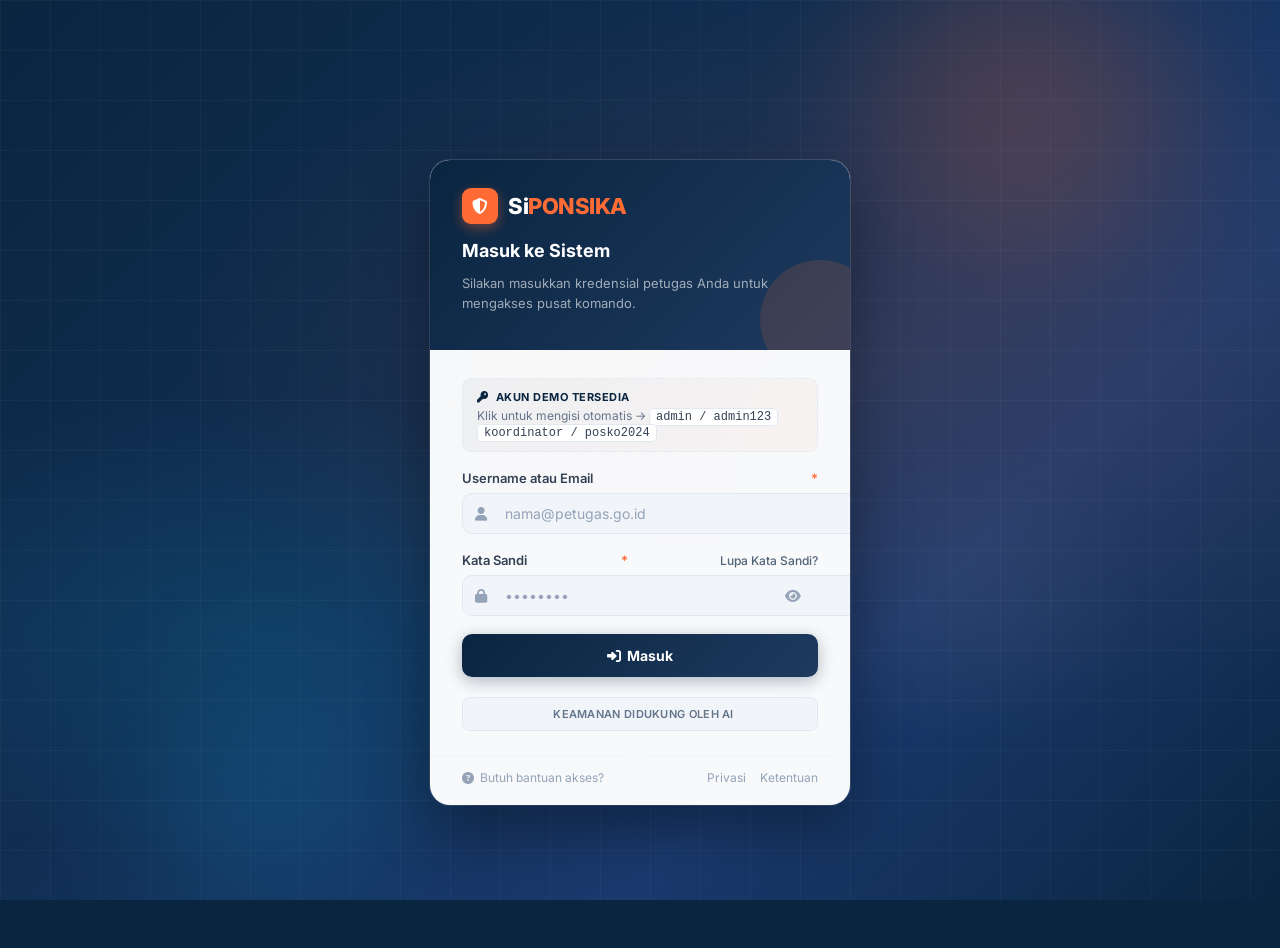
<file: frontend/login.html>
<!DOCTYPE html>
<html lang="id">
<head>
    <meta charset="UTF-8">
    <meta name="viewport" content="width=device-width, initial-scale=1.0">
    <title>Login Admin – SIPONSIKA</title>
    <meta name="description" content="Portal login admin SIPONSIKA – Sistem Informasi Posko dan Koordinasi Bencana.">
    <!-- Google Fonts -->
    <link rel="preconnect" href="https://fonts.googleapis.com">
    <link rel="preconnect" href="https://fonts.gstatic.com" crossorigin>
    <link href="https://fonts.googleapis.com/css2?family=Inter:wght@300;400;500;600;700;800&display=swap" rel="stylesheet">
    <!-- FontAwesome -->
    <link rel="stylesheet" href="https://cdnjs.cloudflare.com/ajax/libs/font-awesome/6.4.0/css/all.min.css">

    <link rel="stylesheet" href="css/login.css">
</head>
<body>

    <!-- Background scene -->
    <div class="bg-scene">
        <div class="bg-grid"></div>
        <div class="orb orb-1"></div>
        <div class="orb orb-2"></div>
        <div class="orb orb-3"></div>
    </div>

    <!-- Main layout -->
    <div class="layout">
        <div class="card" id="login-card" role="main">

            <!-- ── Card Header ── -->
            <div class="card-header">
                <div class="brand">
                    <div class="brand-icon"><i class="fas fa-shield-halved"></i></div>
                    <div class="brand-name">Si<span>PONSIKA</span></div>
                </div>
                <h1>Masuk ke Sistem</h1>
                <p>Silakan masukkan kredensial petugas Anda untuk mengakses pusat komando.</p>
            </div>

            <!-- ── Card Body ── -->
            <div class="card-body">

                <!-- Alert area -->
                <div class="alert alert-error" id="alert-error" role="alert">
                    <i class="fas fa-circle-exclamation"></i>
                    <span id="alert-error-msg">Username atau password salah.</span>
                </div>
                <div class="alert alert-success" id="alert-success" role="alert">
                    <i class="fas fa-circle-check"></i>
                    <span id="alert-success-msg">Login berhasil! Mengalihkan...</span>
                </div>

                <!-- Demo credentials hint -->
                <div class="demo-hint">
                    <strong><i class="fas fa-key"></i> &nbsp;Akun Demo Tersedia</strong>
                    Klik untuk mengisi otomatis &rarr;
                    <code onclick="fillDemo('admin','admin123')" title="Klik untuk isi">admin / admin123</code> &nbsp;
                    <code onclick="fillDemo('koordinator','posko2024')" title="Klik untuk isi">koordinator / posko2024</code>
                </div>

                <!-- Form -->
                <form id="login-form" novalidate autocomplete="on">

                    <div class="form-group">
                        <label class="form-label" for="input-username">
                            Username atau Email <span class="required">*</span>
                        </label>
                        <div class="input-wrapper">
                            <i class="fas fa-user input-icon"></i>
                            <input
                                type="text"
                                id="input-username"
                                class="form-input"
                                placeholder="nama@petugas.go.id"
                                autocomplete="username"
                                spellcheck="false"
                                required
                            >
                        </div>
                    </div>

                    <div class="form-group">
                        <label class="form-label" for="input-password">
                            Kata Sandi <span class="required">*</span>
                            <a href="#" class="forgot-link" id="forgot-link" onclick="showForgot(event)">Lupa Kata Sandi?</a>
                        </label>
                        <div class="input-wrapper">
                            <i class="fas fa-lock input-icon"></i>
                            <input
                                type="password"
                                id="input-password"
                                class="form-input"
                                placeholder="••••••••"
                                autocomplete="current-password"
                                required
                            >
                            <button type="button" class="eye-toggle" id="eye-toggle" aria-label="Tampilkan password">
                                <i class="fas fa-eye" id="eye-icon"></i>
                            </button>
                        </div>
                    </div>

                    <button type="submit" class="btn-login" id="btn-login">
                        <span class="btn-text"><i class="fas fa-right-to-bracket"></i> &nbsp;Masuk</span>
                        <div class="spinner"></div>
                    </button>

                </form>

                <!-- AI Badge -->
                <div class="ai-badge">
                    <i class="fas fa-microchip-ai"></i>
                    Keamanan Didukung oleh AI
                </div>

            </div><!-- /card-body -->

            <!-- ── Card Footer ── -->
            <div class="card-footer">
                <div class="footer-help">
                    <i class="fas fa-circle-question"></i>
                    Butuh bantuan akses?
                </div>
                <div class="footer-links">
                    <a href="#">Privasi</a>
                    <a href="#">Ketentuan</a>
                </div>
            </div>

        </div><!-- /card -->
    </div><!-- /layout -->

    <!-- Config & Script -->
    <script src="config.js"></script>
    <script>
        const API = (typeof ENV !== 'undefined' ? ENV.API_BASE_URL : 'http://localhost:8080/api');

        // ── Redirect jika sudah login ──────────────────────────────────────────
        (function checkExistingSession() {
            const session = sessionStorage.getItem('siponsika_admin');
            if (session) {
                window.location.replace('index.html');
            }
        })();

        // ── Toggle password visibility ─────────────────────────────────────────
        const eyeToggle = document.getElementById('eye-toggle');
        const eyeIcon   = document.getElementById('eye-icon');
        const inputPw   = document.getElementById('input-password');

        eyeToggle.addEventListener('click', () => {
            const show = inputPw.type === 'password';
            inputPw.type = show ? 'text' : 'password';
            eyeIcon.className = show ? 'fas fa-eye-slash' : 'fas fa-eye';
        });

        // ── Demo fill ──────────────────────────────────────────────────────────
        function fillDemo(user, pass) {
            document.getElementById('input-username').value = user;
            document.getElementById('input-password').value = pass;
            document.getElementById('input-username').focus();
            hideAlerts();
        }

        // ── Alert helpers ──────────────────────────────────────────────────────
        function showError(msg) {
            const el = document.getElementById('alert-error');
            document.getElementById('alert-error-msg').textContent = msg;
            el.classList.add('show');
            document.getElementById('alert-success').classList.remove('show');
            document.getElementById('login-card').classList.add('shake');
            setTimeout(() => document.getElementById('login-card').classList.remove('shake'), 500);
        }

        function showSuccess(msg) {
            const el = document.getElementById('alert-success');
            document.getElementById('alert-success-msg').textContent = msg;
            el.classList.add('show');
            document.getElementById('alert-error').classList.remove('show');
        }

        function hideAlerts() {
            document.getElementById('alert-error').classList.remove('show');
            document.getElementById('alert-success').classList.remove('show');
        }

        // ── Clear error state saat mulai mengetik ──────────────────────────────
        ['input-username', 'input-password'].forEach(id => {
            document.getElementById(id).addEventListener('input', () => {
                document.getElementById(id).classList.remove('input-error');
                hideAlerts();
            });
        });

        // ── Forgot password ────────────────────────────────────────────────────
        function showForgot(e) {
            e.preventDefault();
            showError('Hubungi administrator sistem untuk mereset kata sandi Anda.');
        }

        // ── Form submit ────────────────────────────────────────────────────────
        const form   = document.getElementById('login-form');
        const btnLogin = document.getElementById('btn-login');

        form.addEventListener('submit', async (e) => {
            e.preventDefault();
            hideAlerts();

            const usernameOrEmail = document.getElementById('input-username').value.trim();
            const password        = document.getElementById('input-password').value;

            // Client-side validation
            let hasError = false;
            if (!usernameOrEmail) {
                document.getElementById('input-username').classList.add('input-error');
                hasError = true;
            }
            if (!password) {
                document.getElementById('input-password').classList.add('input-error');
                hasError = true;
            }
            if (hasError) {
                showError('Mohon isi username/email dan kata sandi Anda.');
                return;
            }

            // Loading state
            btnLogin.disabled = true;
            btnLogin.classList.add('loading');

            try {
                const response = await fetch(`${API}/auth/login`, {
                    method: 'POST',
                    headers: { 'Content-Type': 'application/json' },
                    body: JSON.stringify({ usernameOrEmail, password })
                });

                const data = await response.json();

                if (response.ok && data.success) {
                    // Simpan sesi di sessionStorage
                    sessionStorage.setItem('siponsika_admin', JSON.stringify({
                        id:          data.id,
                        username:    data.username,
                        email:       data.email,
                        namaLengkap: data.namaLengkap,
                        jabatan:     data.jabatan,
                        avatarUrl:   data.avatarUrl,
                        token:       data.token,
                        loginAt:     new Date().toISOString()
                    }));

                    showSuccess(data.message || 'Login berhasil! Mengalihkan ke dashboard...');

                    // Redirect ke dashboard setelah animasi singkat
                    setTimeout(() => {
                        window.location.replace('index.html');
                    }, 1000);

                } else {
                    // Gagal login
                    document.getElementById('input-password').value = '';
                    document.getElementById('input-username').classList.add('input-error');
                    document.getElementById('input-password').classList.add('input-error');
                    showError(data.message || 'Username atau password salah.');
                    btnLogin.disabled = false;
                    btnLogin.classList.remove('loading');
                }

            } catch (err) {
                // Network error
                showError('Tidak dapat terhubung ke server. Pastikan backend Spring Boot sedang berjalan di port 8080.');
                btnLogin.disabled = false;
                btnLogin.classList.remove('loading');
            }
        });

        // ── Enter key support ──────────────────────────────────────────────────
        document.getElementById('input-username').addEventListener('keydown', (e) => {
            if (e.key === 'Enter') document.getElementById('input-password').focus();
        });
    </script>
</body>
</html>
</file>
<file: frontend/css/login.css>
<style>
        *, *::before, *::after { box-sizing: border-box; margin: 0; padding: 0; }

        :root {
            --navy:        #0a2540;
            --navy-light:  #1e3a5f;
            --orange:      #ff6b35;
            --orange-dark: #e55b27;
            --white:       #ffffff;
            --slate-100:   #f1f5f9;
            --slate-200:   #e2e8f0;
            --slate-400:   #94a3b8;
            --slate-500:   #64748b;
            --slate-700:   #334155;
            --slate-800:   #1e293b;
            --red-400:     #f87171;
            --red-50:      #fef2f2;
            --red-700:     #b91c1c;
            --green-50:    #f0fdf4;
            --green-700:   #15803d;
        }

        html, body {
            height: 100%;
            font-family: 'Inter', system-ui, sans-serif;
            background: var(--navy);
            color: var(--slate-800);
            overflow: hidden;
        }

        /* ── Animated background ─────────────────────────────────────── */
        .bg-scene {
            position: fixed;
            inset: 0;
            background: linear-gradient(135deg, #0a2540 0%, #112e52 40%, #1a3a6e 70%, #0a2540 100%);
            overflow: hidden;
            z-index: 0;
        }
        .bg-scene::before {
            content: '';
            position: absolute;
            inset: 0;
            background: radial-gradient(ellipse 80% 60% at 70% 40%, rgba(255,107,53,0.12) 0%, transparent 70%),
                        radial-gradient(ellipse 60% 40% at 20% 70%, rgba(13,138,188,0.18) 0%, transparent 65%);
            animation: pulse-bg 8s ease-in-out infinite alternate;
        }
        @keyframes pulse-bg {
            from { opacity: 0.6; }
            to   { opacity: 1; }
        }

        /* Floating orbs */
        .orb {
            position: absolute;
            border-radius: 50%;
            filter: blur(60px);
            opacity: 0.25;
            animation: float 12s ease-in-out infinite;
        }
        .orb-1 {
            width: 380px; height: 380px;
            background: radial-gradient(circle, #ff6b35, transparent);
            top: -10%; right: 5%;
            animation-duration: 14s;
        }
        .orb-2 {
            width: 280px; height: 280px;
            background: radial-gradient(circle, #0d8abc, transparent);
            bottom: -5%; left: 10%;
            animation-duration: 10s; animation-delay: -4s;
        }
        .orb-3 {
            width: 200px; height: 200px;
            background: radial-gradient(circle, #ffffff, transparent);
            top: 55%; right: 15%;
            animation-duration: 16s; animation-delay: -7s;
            opacity: 0.06;
        }
        @keyframes float {
            0%, 100% { transform: translateY(0) scale(1); }
            50%       { transform: translateY(-30px) scale(1.05); }
        }

        /* Grid overlay */
        .bg-grid {
            position: absolute;
            inset: 0;
            background-image:
                linear-gradient(rgba(255,255,255,0.03) 1px, transparent 1px),
                linear-gradient(90deg, rgba(255,255,255,0.03) 1px, transparent 1px);
            background-size: 50px 50px;
        }

        /* ── Layout ──────────────────────────────────────────────────── */
        .layout {
            position: relative;
            z-index: 1;
            display: flex;
            align-items: center;
            justify-content: center;
            min-height: 100vh;
            padding: 24px;
        }

        /* ── Card ────────────────────────────────────────────────────── */
        .card {
            width: 100%;
            max-width: 420px;
            background: rgba(255,255,255,0.97);
            backdrop-filter: blur(20px);
            border-radius: 20px;
            box-shadow:
                0 25px 60px rgba(0,0,0,0.35),
                0 0 0 1px rgba(255,255,255,0.15),
                inset 0 1px 0 rgba(255,255,255,0.5);
            overflow: hidden;
            animation: card-in 0.6s cubic-bezier(0.16,1,0.3,1) both;
        }
        @keyframes card-in {
            from { opacity: 0; transform: translateY(32px) scale(0.97); }
            to   { opacity: 1; transform: translateY(0) scale(1); }
        }

        /* Card header strip */
        .card-header {
            background: linear-gradient(135deg, var(--navy) 0%, var(--navy-light) 100%);
            padding: 28px 32px 24px;
            position: relative;
            overflow: hidden;
        }
        .card-header::after {
            content: '';
            position: absolute;
            right: -30px; bottom: -30px;
            width: 120px; height: 120px;
            border-radius: 50%;
            background: rgba(255,107,53,0.15);
        }
        .brand {
            display: flex;
            align-items: center;
            gap: 10px;
            margin-bottom: 16px;
        }
        .brand-icon {
            width: 36px; height: 36px;
            background: var(--orange);
            border-radius: 9px;
            display: flex; align-items: center; justify-content: center;
            font-size: 16px;
            color: white;
            box-shadow: 0 4px 12px rgba(255,107,53,0.4);
            flex-shrink: 0;
        }
        .brand-name {
            font-size: 22px;
            font-weight: 800;
            color: white;
            letter-spacing: -0.5px;
        }
        .brand-name span { color: var(--orange); }

        .card-header h1 {
            font-size: 18px;
            font-weight: 700;
            color: white;
            margin-bottom: 4px;
        }
        .card-header p {
            font-size: 13px;
            color: rgba(255,255,255,0.6);
            line-height: 1.5;
        }

        /* Card body */
        .card-body { padding: 28px 32px 24px; }

        /* ── Form elements ───────────────────────────────────────────── */
        .form-group {
            margin-bottom: 18px;
        }
        .form-label {
            display: flex;
            align-items: center;
            justify-content: space-between;
            font-size: 13px;
            font-weight: 600;
            color: var(--slate-700);
            margin-bottom: 7px;
        }
        .form-label .required {
            color: var(--orange);
            margin-left: 2px;
        }
        .forgot-link {
            font-size: 12px;
            font-weight: 500;
            color: var(--navy);
            text-decoration: none;
            opacity: 0.7;
            transition: opacity 0.2s;
        }
        .forgot-link:hover { opacity: 1; text-decoration: underline; }

        .input-wrapper {
            position: relative;
        }
        .input-icon {
            position: absolute;
            left: 13px;
            top: 50%;
            transform: translateY(-50%);
            color: var(--slate-400);
            font-size: 14px;
            pointer-events: none;
            transition: color 0.2s;
        }
        .form-input {
            width: 100%;
            padding: 11px 42px;
            border: 1.5px solid var(--slate-200);
            border-radius: 10px;
            font-size: 14px;
            font-family: inherit;
            color: var(--slate-800);
            background: var(--slate-100);
            outline: none;
            transition: border-color 0.2s, background 0.2s, box-shadow 0.2s;
        }
        .form-input::placeholder { color: var(--slate-400); }
        .form-input:focus {
            border-color: var(--navy);
            background: white;
            box-shadow: 0 0 0 3px rgba(10,37,64,0.09);
        }
        .form-input:focus + .input-icon,
        .input-wrapper:focus-within .input-icon { color: var(--navy); }

        /* Eye toggle */
        .eye-toggle {
            position: absolute;
            right: 13px;
            top: 50%;
            transform: translateY(-50%);
            background: none;
            border: none;
            cursor: pointer;
            color: var(--slate-400);
            font-size: 14px;
            padding: 4px;
            transition: color 0.2s;
            line-height: 1;
        }
        .eye-toggle:hover { color: var(--slate-700); }

        /* ── Submit button ───────────────────────────────────────────── */
        .btn-login {
            width: 100%;
            padding: 13px;
            background: linear-gradient(135deg, var(--navy) 0%, var(--navy-light) 100%);
            color: white;
            border: none;
            border-radius: 10px;
            font-size: 14px;
            font-weight: 700;
            font-family: inherit;
            cursor: pointer;
            display: flex;
            align-items: center;
            justify-content: center;
            gap: 9px;
            transition: all 0.25s;
            box-shadow: 0 4px 16px rgba(10,37,64,0.3);
            margin-top: 4px;
            position: relative;
            overflow: hidden;
        }
        .btn-login::before {
            content: '';
            position: absolute;
            inset: 0;
            background: linear-gradient(135deg, transparent, rgba(255,255,255,0.07));
            opacity: 0;
            transition: opacity 0.25s;
        }
        .btn-login:hover::before { opacity: 1; }
        .btn-login:hover {
            transform: translateY(-1px);
            box-shadow: 0 8px 24px rgba(10,37,64,0.4);
        }
        .btn-login:active { transform: translateY(0); }
        .btn-login:disabled {
            opacity: 0.7;
            cursor: not-allowed;
            transform: none;
        }

        /* Loading spinner inside button */
        .spinner {
            width: 16px; height: 16px;
            border: 2px solid rgba(255,255,255,0.4);
            border-top-color: white;
            border-radius: 50%;
            animation: spin 0.7s linear infinite;
            display: none;
        }
        @keyframes spin { to { transform: rotate(360deg); } }
        .btn-login.loading .spinner { display: block; }
        .btn-login.loading .btn-text { display: none; }

        /* ── Alert messages ──────────────────────────────────────────── */
        .alert {
            display: none;
            align-items: flex-start;
            gap: 10px;
            padding: 12px 14px;
            border-radius: 10px;
            font-size: 13px;
            font-weight: 500;
            margin-bottom: 18px;
            animation: alert-in 0.3s ease;
            line-height: 1.5;
        }
        @keyframes alert-in {
            from { opacity: 0; transform: translateY(-6px); }
            to   { opacity: 1; transform: translateY(0); }
        }
        .alert.show { display: flex; }
        .alert-error {
            background: var(--red-50);
            border: 1px solid #fca5a5;
            color: var(--red-700);
        }
        .alert-success {
            background: var(--green-50);
            border: 1px solid #86efac;
            color: var(--green-700);
        }
        .alert i { font-size: 15px; flex-shrink: 0; margin-top: 1px; }

        /* ── AI badge ────────────────────────────────────────────────── */
        .ai-badge {
            display: flex;
            align-items: center;
            justify-content: center;
            gap: 7px;
            margin-top: 20px;
            padding: 9px 14px;
            background: var(--slate-100);
            border: 1px solid var(--slate-200);
            border-radius: 8px;
            font-size: 11px;
            font-weight: 600;
            color: var(--slate-500);
            letter-spacing: 0.3px;
            text-transform: uppercase;
        }
        .ai-badge i { color: var(--orange); font-size: 13px; }

        /* ── Footer ──────────────────────────────────────────────────── */
        .card-footer {
            padding: 14px 32px 20px;
            display: flex;
            align-items: center;
            justify-content: space-between;
            border-top: 1px solid var(--slate-100);
        }
        .footer-help {
            display: flex;
            align-items: center;
            gap: 6px;
            font-size: 12px;
            color: var(--slate-400);
        }
        .footer-links { display: flex; gap: 14px; }
        .footer-links a {
            font-size: 12px;
            color: var(--slate-400);
            text-decoration: none;
            transition: color 0.2s;
        }
        .footer-links a:hover { color: var(--navy); }

        /* ── Demo credentials hint ───────────────────────────────────── */
        .demo-hint {
            background: linear-gradient(135deg, rgba(10,37,64,0.04), rgba(255,107,53,0.04));
            border: 1px dashed var(--slate-200);
            border-radius: 9px;
            padding: 11px 14px;
            margin-bottom: 18px;
            font-size: 12px;
            color: var(--slate-500);
        }
        .demo-hint strong { color: var(--navy); display: block; margin-bottom: 4px; font-size: 11px; text-transform: uppercase; letter-spacing: 0.5px; }
        .demo-hint code {
            background: white;
            border: 1px solid var(--slate-200);
            border-radius: 4px;
            padding: 1px 6px;
            font-size: 12px;
            color: var(--slate-700);
            cursor: pointer;
            transition: background 0.15s;
        }
        .demo-hint code:hover { background: var(--slate-100); }

        /* ── Shake animation on error ────────────────────────────────── */
        @keyframes shake {
            0%, 100% { transform: translateX(0); }
            20%       { transform: translateX(-6px); }
            40%       { transform: translateX(6px); }
            60%       { transform: translateX(-4px); }
            80%       { transform: translateX(4px); }
        }
        .shake { animation: shake 0.4s ease; }

        /* ── Input error state ───────────────────────────────────────── */
        .form-input.input-error {
            border-color: #f87171;
            background: #fff9f9;
        }
        .form-input.input-error:focus {
            box-shadow: 0 0 0 3px rgba(248,113,113,0.15);
        }

        /* ── Responsive ──────────────────────────────────────────────── */
        @media (max-width: 480px) {
            .card-header, .card-body { padding-left: 22px; padding-right: 22px; }
            .card-footer { padding-left: 22px; padding-right: 22px; flex-direction: column; gap: 10px; }
        }
</file>
